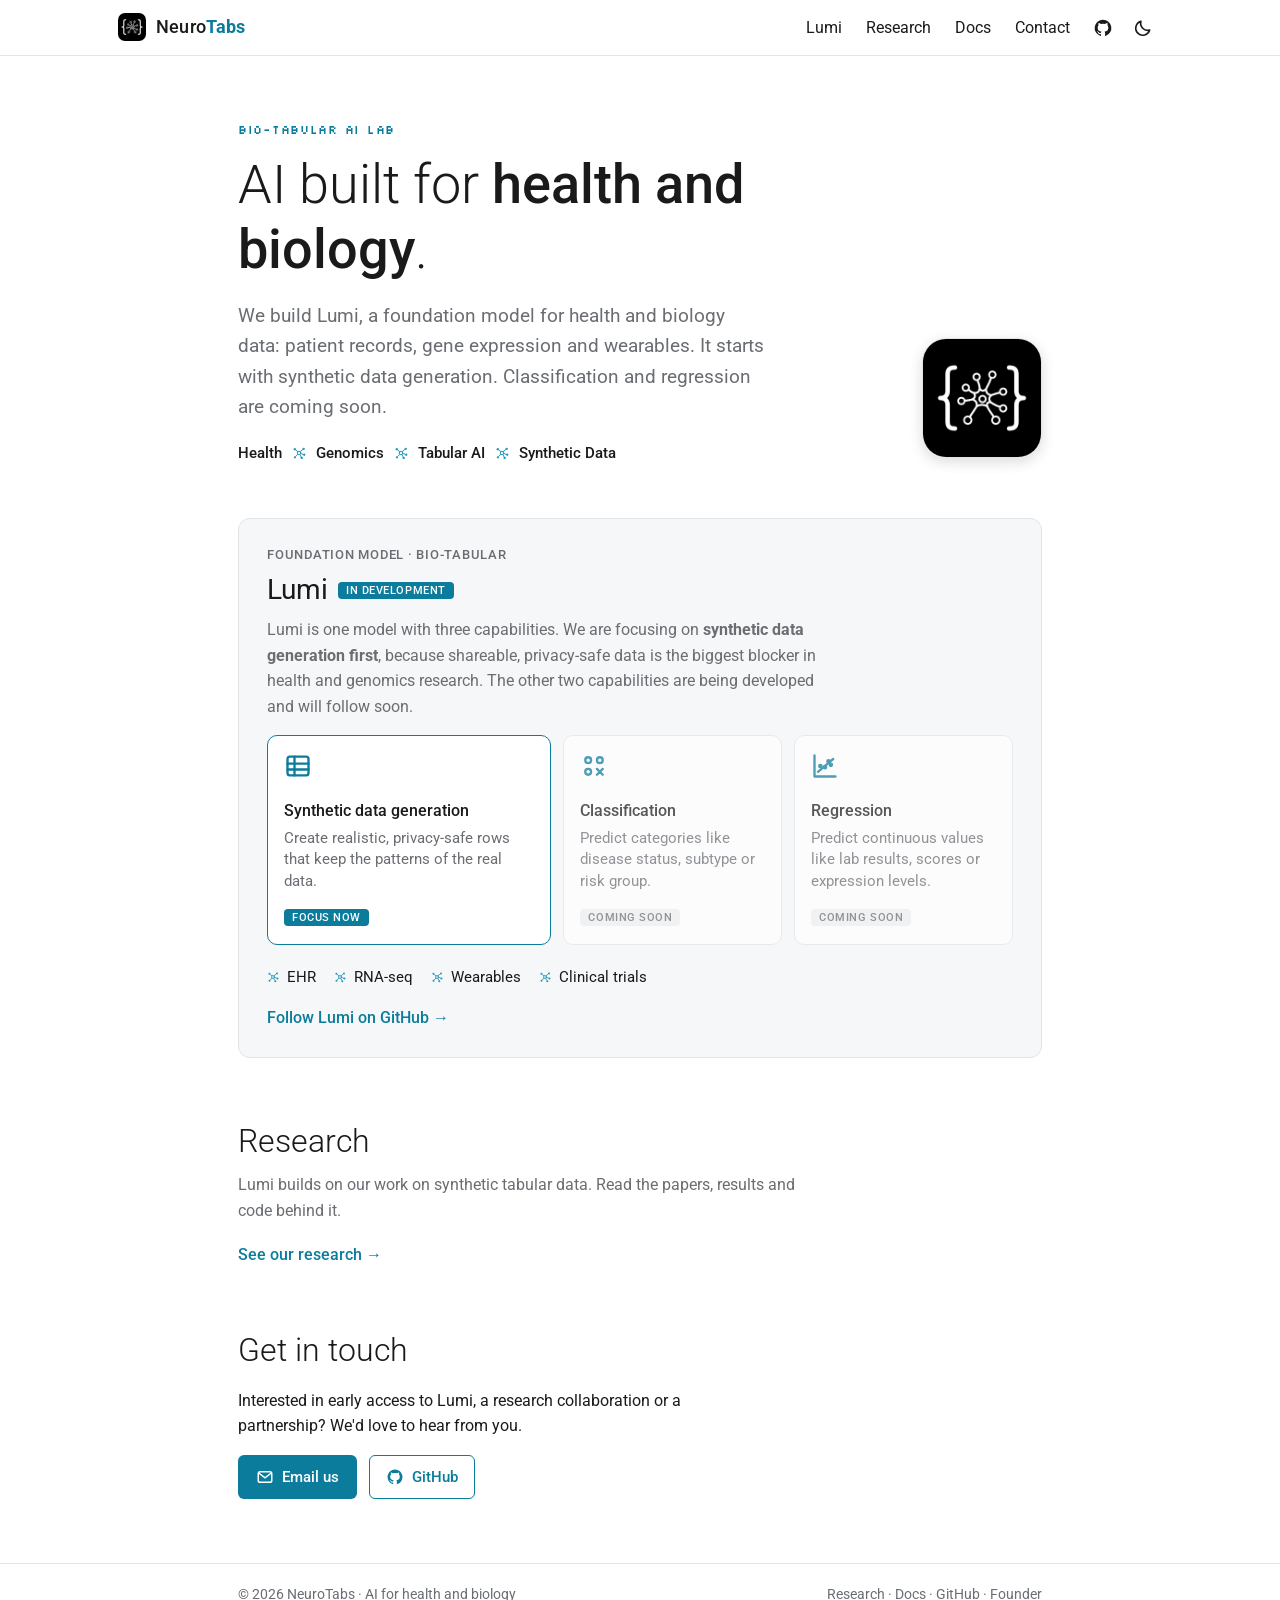
<file: index.html>
<!DOCTYPE html>
<html lang="en" data-theme="dark">
<head>
<meta charset="UTF-8">
<meta name="viewport" content="width=device-width, initial-scale=1, viewport-fit=cover">
<title>NeuroTabs · Bio-Tabular AI</title>
<meta name="description" content="NeuroTabs builds Lumi, a bio-tabular foundation model. Synthetic data generation comes first; classification and regression are coming soon.">
<meta name="color-scheme" content="dark light">
<link rel="icon" type="image/png" href="image/logo.png">
<script>
  (function(){
    var t = null;
    try{ t = localStorage.getItem('theme'); }catch(e){}
    if(t !== 'light' && t !== 'dark') t = (window.matchMedia && window.matchMedia('(prefers-color-scheme: light)').matches) ? 'light' : 'dark';
    document.documentElement.setAttribute('data-theme', t);
  })();
</script>
<link rel="preconnect" href="https://fonts.googleapis.com">
<link rel="preconnect" href="https://fonts.gstatic.com" crossorigin>
<link href="https://fonts.googleapis.com/css2?family=Roboto:wght@300;400;500;700&family=Silkscreen&display=swap" rel="stylesheet">
<link rel="stylesheet" href="style.css">
</head>
<body>

<svg width="0" height="0" style="position:absolute" aria-hidden="true">
  <defs>
    <symbol id="i-mail" viewBox="0 0 24 24"><rect x="3" y="5" width="18" height="14" rx="2.5" fill="none" stroke="currentColor" stroke-width="2"/><path fill="none" stroke="currentColor" stroke-width="2" stroke-linecap="round" d="M4 7l8 6 8-6"/></symbol>
    <symbol id="i-github" viewBox="0 0 24 24"><path fill="currentColor" d="M12 2a10 10 0 0 0-3.16 19.49c.5.09.68-.22.68-.48v-1.7c-2.78.6-3.37-1.34-3.37-1.34-.45-1.16-1.11-1.47-1.11-1.47-.91-.62.07-.6.07-.6 1 .07 1.53 1.03 1.53 1.03.9 1.52 2.34 1.08 2.91.83.09-.65.35-1.09.63-1.34-2.22-.25-4.56-1.11-4.56-4.95 0-1.09.39-1.99 1.03-2.69-.1-.25-.45-1.27.1-2.65 0 0 .84-.27 2.75 1.03a9.5 9.5 0 0 1 5 0c1.91-1.3 2.75-1.03 2.75-1.03.55 1.38.2 2.4.1 2.65.64.7 1.03 1.6 1.03 2.69 0 3.85-2.34 4.7-4.57 4.94.36.31.68.92.68 1.85v2.75c0 .27.18.58.69.48A10 10 0 0 0 12 2z"/></symbol>
    <symbol id="i-sun" viewBox="0 0 24 24"><g fill="none" stroke="currentColor" stroke-width="2" stroke-linecap="round"><circle cx="12" cy="12" r="4"/><path d="M12 2v2.5M12 19.5V22M2 12h2.5M19.5 12H22M4.9 4.9l1.8 1.8M17.3 17.3l1.8 1.8M4.9 19.1l1.8-1.8M17.3 6.7l1.8-1.8"/></g></symbol>
    <symbol id="i-moon" viewBox="0 0 24 24"><path fill="none" stroke="currentColor" stroke-width="2" stroke-linecap="round" stroke-linejoin="round" d="M20 14.5A8.5 8.5 0 0 1 9.5 4 8.5 8.5 0 1 0 20 14.5z"/></symbol>
    <symbol id="i-synth" viewBox="0 0 24 24"><g fill="none" stroke="currentColor" stroke-width="2" stroke-linecap="round" stroke-linejoin="round"><rect x="3" y="4" width="18" height="16" rx="2"/><path d="M3 10h18M3 15h18M9 4v16"/></g></symbol>
    <symbol id="i-class" viewBox="0 0 24 24"><g fill="none" stroke="currentColor" stroke-width="2" stroke-linecap="round" stroke-linejoin="round"><circle cx="7" cy="7" r="2.5"/><circle cx="17" cy="7" r="2.5"/><circle cx="7" cy="17" r="2.5"/><path d="M14.5 14.5l5 5M19.5 14.5l-5 5"/></g></symbol>
    <symbol id="i-reg" viewBox="0 0 24 24"><g fill="none" stroke="currentColor" stroke-width="2" stroke-linecap="round" stroke-linejoin="round"><path d="M3 3v18h18"/><path d="M6 17L19 6"/><circle cx="8" cy="12" r="1" fill="currentColor"/><circle cx="12" cy="13" r="1" fill="currentColor"/><circle cx="15" cy="8" r="1" fill="currentColor"/><circle cx="17" cy="11" r="1" fill="currentColor"/></g></symbol>
  </defs>
</svg>

<header class="navbar">
  <div class="container">
    <a class="brand" href="/"><img src="image/logo.png" alt="NeuroTabs logo" width="28" height="28"><span>Neuro<b>Tabs</b></span></a>
    <nav class="nav-right" aria-label="Main">
      <ul class="nav-links">
        <li><a href="#lumi">Lumi</a></li>
        <li><a href="/research">Research</a></li>
        <li><a href="/docs">Docs</a></li>
        <li><a href="#contact">Contact</a></li>
      </ul>
      <a class="icon-btn" href="https://github.com/neurotabs" target="_blank" rel="noopener" aria-label="GitHub" title="GitHub"><svg><use href="#i-github"/></svg></a>
      <button class="icon-btn theme-toggle" id="themeToggle" aria-label="Switch light / dark mode" title="Switch light / dark mode"><svg class="sun"><use href="#i-sun"/></svg><svg class="moon"><use href="#i-moon"/></svg></button>
    </nav>
  </div>
</header>

<main class="container">

  <section class="hero">
    <div>
      <div class="eyebrow">Bio-Tabular AI lab</div>
      <h1>AI built for <b>health and biology</b>.</h1>
      <p class="lead">We build Lumi, a foundation model for health and biology data: patient records, gene expression and wearables. It starts with synthetic data generation. Classification and regression are coming soon.</p>
      <div class="tags"><span>Health</span><span>Genomics</span><span>Tabular AI</span><span>Synthetic Data</span></div>
    </div>
    <img class="hero-logo" src="image/logo.png" alt="" width="120" height="120">
  </section>

  <section id="lumi" style="margin-top:56px">
    <div class="card">
      <div class="card-tag">Foundation model · Bio-tabular</div>
      <h3>Lumi <span class="status up">In development</span></h3>
      <p>Lumi is one model with three capabilities. We are focusing on <b>synthetic data generation first</b>, because shareable, privacy-safe data is the biggest blocker in health and genomics research. The other two capabilities are being developed and will follow soon.</p>
      <div class="caps">
        <div class="cap first"><svg class="cap-ico"><use href="#i-synth"/></svg><b>Synthetic data generation</b><span class="d">Create realistic, privacy-safe rows that keep the patterns of the real data.</span><span class="status up">Focus now</span></div>
        <div class="cap soon"><svg class="cap-ico"><use href="#i-class"/></svg><b>Classification</b><span class="d">Predict categories like disease status, subtype or risk group.</span><span class="status">Coming soon</span></div>
        <div class="cap soon"><svg class="cap-ico"><use href="#i-reg"/></svg><b>Regression</b><span class="d">Predict continuous values like lab results, scores or expression levels.</span><span class="status">Coming soon</span></div>
      </div>
      <ul class="flakes"><li>EHR</li><li>RNA-seq</li><li>Wearables</li><li>Clinical trials</li></ul>
      <a class="cta" href="https://github.com/neurotabs/lumi" target="_blank" rel="noopener">Follow Lumi on GitHub →</a>
    </div>
  </section>

  <section id="research">
    <h2 class="sec">Research</h2>
    <p class="intro">Lumi builds on our work on synthetic tabular data. Read the papers, results and code behind it.</p>
    <a class="cta" href="/research">See our research →</a>
  </section>

  <section id="contact">
    <h2 class="sec">Get in touch</h2>
    <div class="contact">
      <div>
        <p>Interested in early access to Lumi, a research collaboration or a partnership? We'd love to hear from you.</p>
        <a class="email-btn" href="mailto:inyoman.m@chula.ac.th"><svg><use href="#i-mail"/></svg>Email us</a>
        <a class="ghost-btn" href="https://github.com/neurotabs" target="_blank" rel="noopener"><svg><use href="#i-github"/></svg>GitHub</a>
      </div>
    </div>
  </section>

</main>

<footer>
  <div class="container">
    <span>© <span id="year"></span> NeuroTabs · AI for health and biology</span>
    <span><a href="/research">Research</a> · <a href="/docs">Docs</a> · <a href="https://github.com/neurotabs" target="_blank" rel="noopener">GitHub</a> · <a href="https://mahayasa.github.io/" target="_blank" rel="noopener">Founder</a></span>
  </div>
</footer>

<button class="to-top" id="toTop" aria-label="Back to top"><svg viewBox="0 0 24 24" aria-hidden="true"><path d="M12 19V5M5 12l7-7 7 7" fill="none" stroke="currentColor" stroke-width="2" stroke-linecap="round" stroke-linejoin="round"/></svg></button>

<script src="site.js"></script>
</body>
</html>
</file>
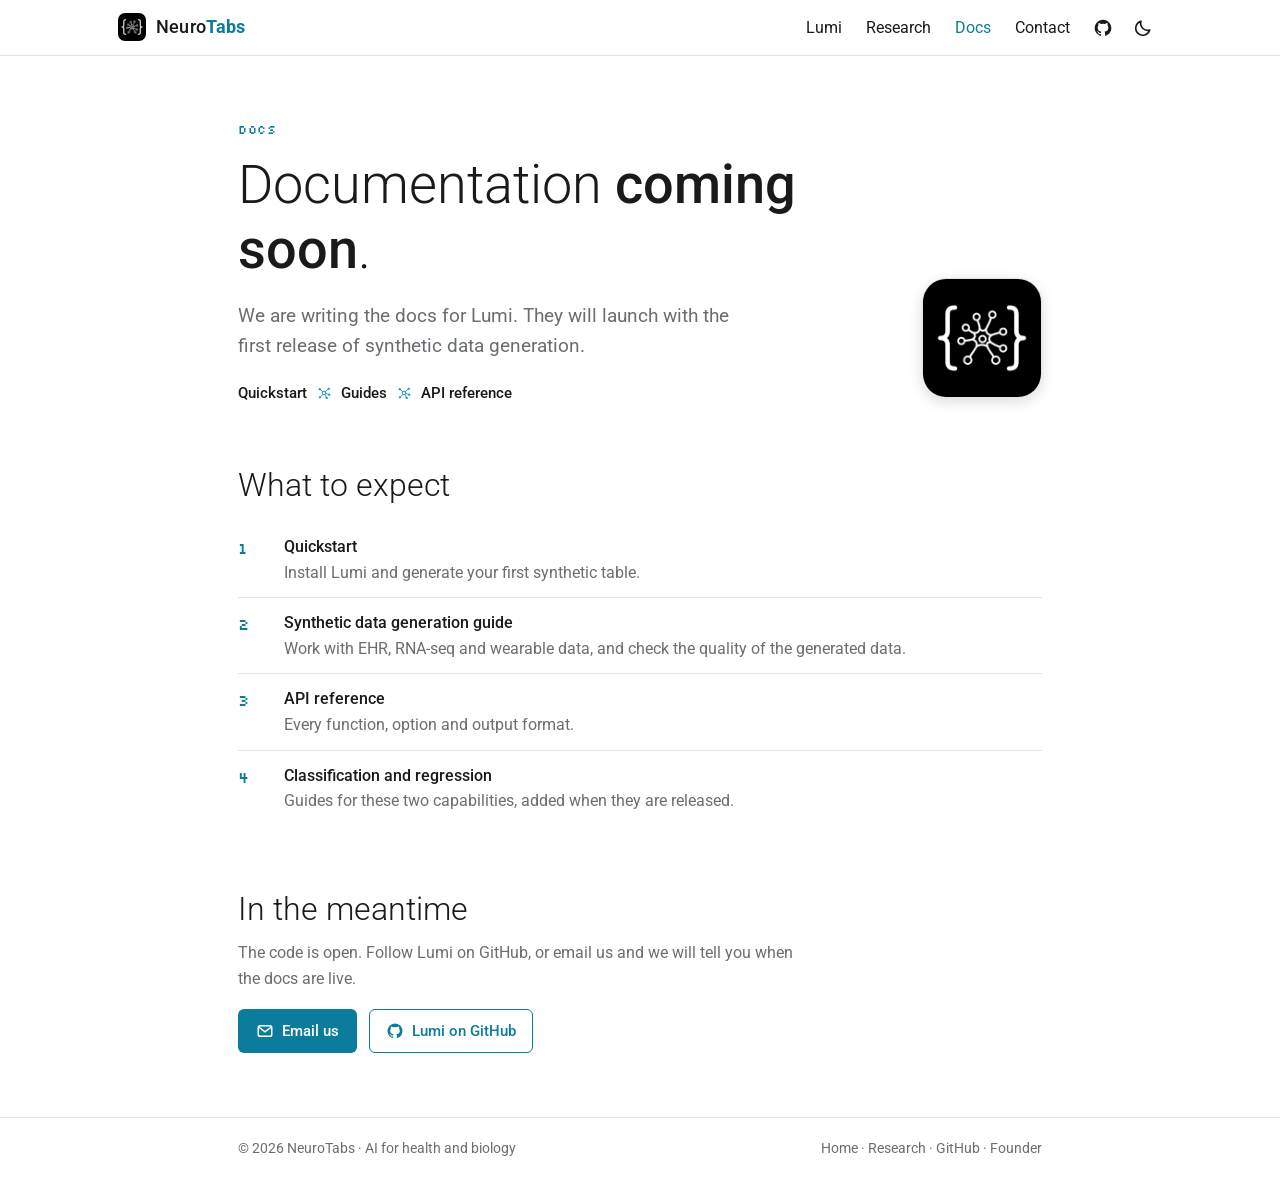
<file: docs.html>
<!DOCTYPE html>
<html lang="en" data-theme="dark">
<head>
<meta charset="UTF-8">
<meta name="viewport" content="width=device-width, initial-scale=1, viewport-fit=cover">
<title>Docs · NeuroTabs</title>
<meta name="description" content="NeuroTabs documentation for Lumi is coming soon.">
<meta name="color-scheme" content="dark light">
<link rel="icon" type="image/png" href="image/logo.png">
<script>
  (function(){
    var t = null;
    try{ t = localStorage.getItem('theme'); }catch(e){}
    if(t !== 'light' && t !== 'dark') t = (window.matchMedia && window.matchMedia('(prefers-color-scheme: light)').matches) ? 'light' : 'dark';
    document.documentElement.setAttribute('data-theme', t);
  })();
</script>
<link rel="preconnect" href="https://fonts.googleapis.com">
<link rel="preconnect" href="https://fonts.gstatic.com" crossorigin>
<link href="https://fonts.googleapis.com/css2?family=Roboto:wght@300;400;500;700&family=Silkscreen&display=swap" rel="stylesheet">
<link rel="stylesheet" href="style.css">
</head>
<body>

<svg width="0" height="0" style="position:absolute" aria-hidden="true">
  <defs>
    <symbol id="i-mail" viewBox="0 0 24 24"><rect x="3" y="5" width="18" height="14" rx="2.5" fill="none" stroke="currentColor" stroke-width="2"/><path fill="none" stroke="currentColor" stroke-width="2" stroke-linecap="round" d="M4 7l8 6 8-6"/></symbol>
    <symbol id="i-github" viewBox="0 0 24 24"><path fill="currentColor" d="M12 2a10 10 0 0 0-3.16 19.49c.5.09.68-.22.68-.48v-1.7c-2.78.6-3.37-1.34-3.37-1.34-.45-1.16-1.11-1.47-1.11-1.47-.91-.62.07-.6.07-.6 1 .07 1.53 1.03 1.53 1.03.9 1.52 2.34 1.08 2.91.83.09-.65.35-1.09.63-1.34-2.22-.25-4.56-1.11-4.56-4.95 0-1.09.39-1.99 1.03-2.69-.1-.25-.45-1.27.1-2.65 0 0 .84-.27 2.75 1.03a9.5 9.5 0 0 1 5 0c1.91-1.3 2.75-1.03 2.75-1.03.55 1.38.2 2.4.1 2.65.64.7 1.03 1.6 1.03 2.69 0 3.85-2.34 4.7-4.57 4.94.36.31.68.92.68 1.85v2.75c0 .27.18.58.69.48A10 10 0 0 0 12 2z"/></symbol>
    <symbol id="i-sun" viewBox="0 0 24 24"><g fill="none" stroke="currentColor" stroke-width="2" stroke-linecap="round"><circle cx="12" cy="12" r="4"/><path d="M12 2v2.5M12 19.5V22M2 12h2.5M19.5 12H22M4.9 4.9l1.8 1.8M17.3 17.3l1.8 1.8M4.9 19.1l1.8-1.8M17.3 6.7l1.8-1.8"/></g></symbol>
    <symbol id="i-moon" viewBox="0 0 24 24"><path fill="none" stroke="currentColor" stroke-width="2" stroke-linecap="round" stroke-linejoin="round" d="M20 14.5A8.5 8.5 0 0 1 9.5 4 8.5 8.5 0 1 0 20 14.5z"/></symbol>
  </defs>
</svg>

<header class="navbar">
  <div class="container">
    <a class="brand" href="/"><img src="image/logo.png" alt="NeuroTabs logo" width="28" height="28"><span>Neuro<b>Tabs</b></span></a>
    <nav class="nav-right" aria-label="Main">
      <ul class="nav-links">
        <li><a href="/#lumi">Lumi</a></li>
        <li><a href="/research">Research</a></li>
        <li><a href="/docs" class="active" aria-current="page">Docs</a></li>
        <li><a href="/#contact">Contact</a></li>
      </ul>
      <a class="icon-btn" href="https://github.com/neurotabs" target="_blank" rel="noopener" aria-label="GitHub" title="GitHub"><svg><use href="#i-github"/></svg></a>
      <button class="icon-btn theme-toggle" id="themeToggle" aria-label="Switch light / dark mode" title="Switch light / dark mode"><svg class="sun"><use href="#i-sun"/></svg><svg class="moon"><use href="#i-moon"/></svg></button>
    </nav>
  </div>
</header>

<main class="container">

  <section class="hero page-head">
    <div>
      <div class="eyebrow">Docs</div>
      <h1>Documentation <b>coming soon</b>.</h1>
      <p class="lead">We are writing the docs for Lumi. They will launch with the first release of synthetic data generation.</p>
      <div class="tags"><span>Quickstart</span><span>Guides</span><span>API reference</span></div>
    </div>
    <img class="hero-logo" src="image/logo.png" alt="" width="120" height="120">
  </section>

  <section id="planned">
    <h2 class="sec">What to expect</h2>
    <ol class="path">
      <li><div><b>Quickstart</b><span>Install Lumi and generate your first synthetic table.</span></div></li>
      <li><div><b>Synthetic data generation guide</b><span>Work with EHR, RNA-seq and wearable data, and check the quality of the generated data.</span></div></li>
      <li><div><b>API reference</b><span>Every function, option and output format.</span></div></li>
      <li><div><b>Classification and regression</b><span>Guides for these two capabilities, added when they are released.</span></div></li>
    </ol>
  </section>

  <section id="meanwhile">
    <h2 class="sec">In the meantime</h2>
    <p class="intro">The code is open. Follow Lumi on GitHub, or email us and we will tell you when the docs are live.</p>
    <a class="email-btn" href="mailto:inyoman.m@chula.ac.th"><svg><use href="#i-mail"/></svg>Email us</a>
    <a class="ghost-btn" href="https://github.com/neurotabs/lumi" target="_blank" rel="noopener"><svg><use href="#i-github"/></svg>Lumi on GitHub</a>
  </section>

</main>

<footer>
  <div class="container">
    <span>© <span id="year"></span> NeuroTabs · AI for health and biology</span>
    <span><a href="/">Home</a> · <a href="/research">Research</a> · <a href="https://github.com/neurotabs" target="_blank" rel="noopener">GitHub</a> · <a href="https://mahayasa.github.io/" target="_blank" rel="noopener">Founder</a></span>
  </div>
</footer>

<button class="to-top" id="toTop" aria-label="Back to top"><svg viewBox="0 0 24 24" aria-hidden="true"><path d="M12 19V5M5 12l7-7 7 7" fill="none" stroke="currentColor" stroke-width="2" stroke-linecap="round" stroke-linejoin="round"/></svg></button>

<script src="site.js"></script>
</body>
</html>
</file>
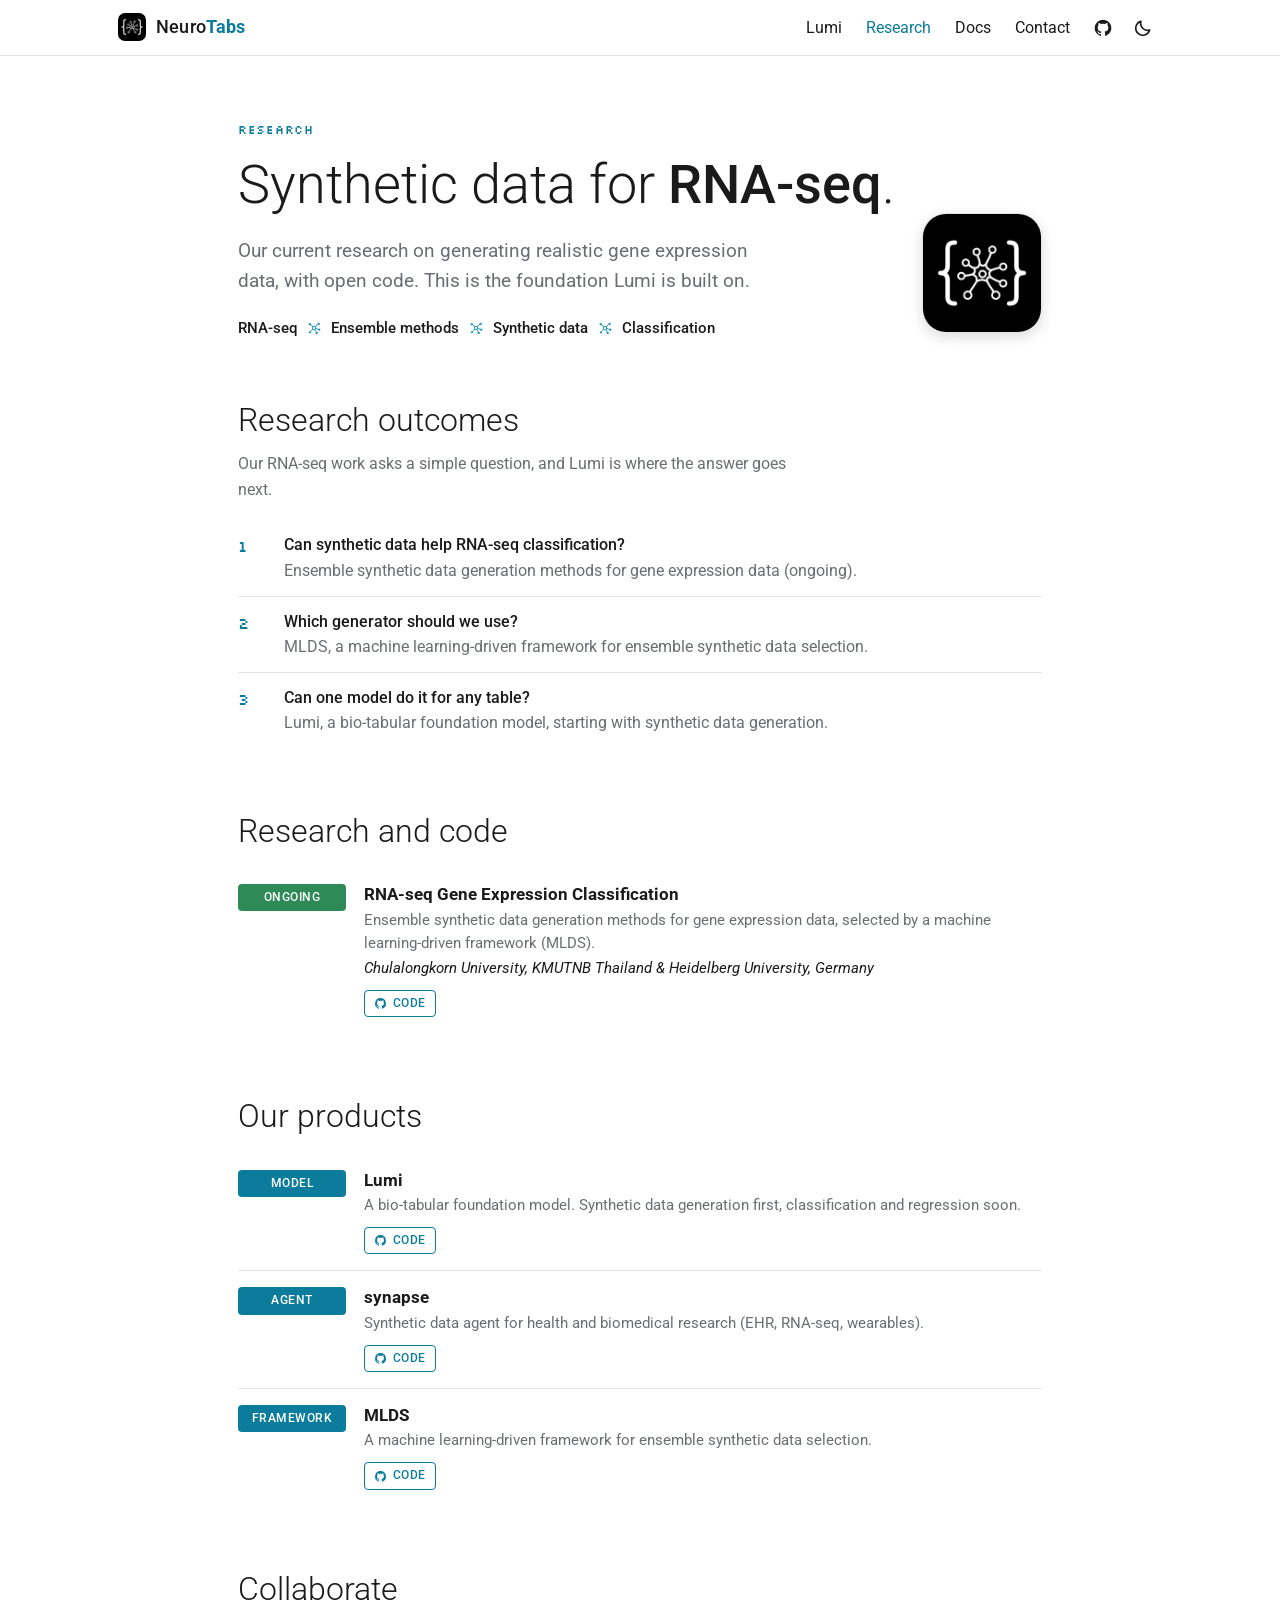
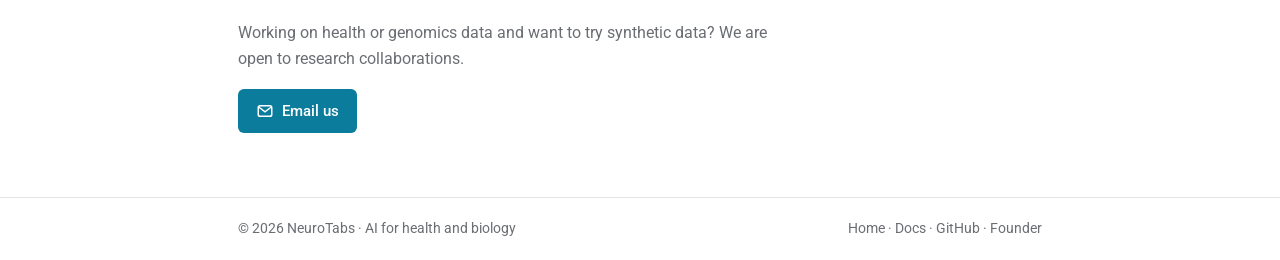
<file: research.html>
<!DOCTYPE html>
<html lang="en" data-theme="dark">
<head>
<meta charset="UTF-8">
<meta name="viewport" content="width=device-width, initial-scale=1, viewport-fit=cover">
<title>Research · NeuroTabs</title>
<meta name="description" content="NeuroTabs research: papers, results and code on synthetic tabular data generation for health and biology.">
<meta name="color-scheme" content="dark light">
<link rel="icon" type="image/png" href="image/logo.png">
<script>
  (function(){
    var t = null;
    try{ t = localStorage.getItem('theme'); }catch(e){}
    if(t !== 'light' && t !== 'dark') t = (window.matchMedia && window.matchMedia('(prefers-color-scheme: light)').matches) ? 'light' : 'dark';
    document.documentElement.setAttribute('data-theme', t);
  })();
</script>
<link rel="preconnect" href="https://fonts.googleapis.com">
<link rel="preconnect" href="https://fonts.gstatic.com" crossorigin>
<link href="https://fonts.googleapis.com/css2?family=Roboto:wght@300;400;500;700&family=Silkscreen&display=swap" rel="stylesheet">
<link rel="stylesheet" href="style.css">
</head>
<body>

<svg width="0" height="0" style="position:absolute" aria-hidden="true">
  <defs>
    <symbol id="i-mail" viewBox="0 0 24 24"><rect x="3" y="5" width="18" height="14" rx="2.5" fill="none" stroke="currentColor" stroke-width="2"/><path fill="none" stroke="currentColor" stroke-width="2" stroke-linecap="round" d="M4 7l8 6 8-6"/></symbol>
    <symbol id="i-github" viewBox="0 0 24 24"><path fill="currentColor" d="M12 2a10 10 0 0 0-3.16 19.49c.5.09.68-.22.68-.48v-1.7c-2.78.6-3.37-1.34-3.37-1.34-.45-1.16-1.11-1.47-1.11-1.47-.91-.62.07-.6.07-.6 1 .07 1.53 1.03 1.53 1.03.9 1.52 2.34 1.08 2.91.83.09-.65.35-1.09.63-1.34-2.22-.25-4.56-1.11-4.56-4.95 0-1.09.39-1.99 1.03-2.69-.1-.25-.45-1.27.1-2.65 0 0 .84-.27 2.75 1.03a9.5 9.5 0 0 1 5 0c1.91-1.3 2.75-1.03 2.75-1.03.55 1.38.2 2.4.1 2.65.64.7 1.03 1.6 1.03 2.69 0 3.85-2.34 4.7-4.57 4.94.36.31.68.92.68 1.85v2.75c0 .27.18.58.69.48A10 10 0 0 0 12 2z"/></symbol>
    <symbol id="i-paper" viewBox="0 0 24 24"><g fill="none" stroke="currentColor" stroke-width="2" stroke-linecap="round" stroke-linejoin="round"><path d="M14 3H7a2 2 0 0 0-2 2v14a2 2 0 0 0 2 2h10a2 2 0 0 0 2-2V8z"/><path d="M14 3v5h5M9 13h6M9 17h6"/></g></symbol>
    <symbol id="i-sun" viewBox="0 0 24 24"><g fill="none" stroke="currentColor" stroke-width="2" stroke-linecap="round"><circle cx="12" cy="12" r="4"/><path d="M12 2v2.5M12 19.5V22M2 12h2.5M19.5 12H22M4.9 4.9l1.8 1.8M17.3 17.3l1.8 1.8M4.9 19.1l1.8-1.8M17.3 6.7l1.8-1.8"/></g></symbol>
    <symbol id="i-moon" viewBox="0 0 24 24"><path fill="none" stroke="currentColor" stroke-width="2" stroke-linecap="round" stroke-linejoin="round" d="M20 14.5A8.5 8.5 0 0 1 9.5 4 8.5 8.5 0 1 0 20 14.5z"/></symbol>
  </defs>
</svg>

<header class="navbar">
  <div class="container">
    <a class="brand" href="/"><img src="image/logo.png" alt="NeuroTabs logo" width="28" height="28"><span>Neuro<b>Tabs</b></span></a>
    <nav class="nav-right" aria-label="Main">
      <ul class="nav-links">
        <li><a href="/#lumi">Lumi</a></li>
        <li><a href="/research" class="active" aria-current="page">Research</a></li>
        <li><a href="/docs">Docs</a></li>
        <li><a href="/#contact">Contact</a></li>
      </ul>
      <a class="icon-btn" href="https://github.com/neurotabs" target="_blank" rel="noopener" aria-label="GitHub" title="GitHub"><svg><use href="#i-github"/></svg></a>
      <button class="icon-btn theme-toggle" id="themeToggle" aria-label="Switch light / dark mode" title="Switch light / dark mode"><svg class="sun"><use href="#i-sun"/></svg><svg class="moon"><use href="#i-moon"/></svg></button>
    </nav>
  </div>
</header>

<main class="container">

  <section class="hero page-head">
    <div>
      <div class="eyebrow">Research</div>
      <h1>Synthetic data for <b>RNA-seq</b>.</h1>
      <p class="lead">Our current research on generating realistic gene expression data, with open code. This is the foundation Lumi is built on.</p>
      <div class="tags"><span>RNA-seq</span><span>Ensemble methods</span><span>Synthetic data</span><span>Classification</span></div>
    </div>
    <img class="hero-logo" src="image/logo.png" alt="" width="120" height="120">
  </section>

  <section id="outcomes">
    <h2 class="sec">Research outcomes</h2>
    <p class="intro">Our RNA-seq work asks a simple question, and Lumi is where the answer goes next.</p>
    <ol class="path">
      <li><div><b>Can synthetic data help RNA-seq classification?</b><span>Ensemble synthetic data generation methods for gene expression data (ongoing).</span></div></li>
      <li><div><b>Which generator should we use?</b><span>MLDS, a machine learning-driven framework for ensemble synthetic data selection.</span></div></li>
      <li><div><b>Can one model do it for any table?</b><span>Lumi, a bio-tabular foundation model, starting with synthetic data generation.</span></div></li>
    </ol>
  </section>

  <section id="papers">
    <h2 class="sec">Research and code</h2>
    <ul class="pubs">
      <li class="pub">
        <span class="abbr ongoing">Ongoing</span>
        <div>
          <div class="pub-title">RNA-seq Gene Expression Classification</div>
          <div class="pub-meta">Ensemble synthetic data generation methods for gene expression data, selected by a machine learning-driven framework (MLDS).</div>
          <div class="pub-meta"><i>Chulalongkorn University, KMUTNB Thailand &amp; Heidelberg University, Germany</i></div>
          <div class="btns"><a class="btn" href="https://github.com/neurotabs/MLDS" target="_blank" rel="noopener"><svg><use href="#i-github"/></svg>Code</a></div>
        </div>
      </li>
    </ul>
  </section>

  <section id="software">
    <h2 class="sec">Our products</h2>
    <ul class="pubs">
      <li class="pub">
        <span class="abbr software">Model</span>
        <div>
          <div class="pub-title">Lumi</div>
          <div class="pub-meta">A bio-tabular foundation model. Synthetic data generation first, classification and regression soon.</div>
          <div class="btns"><a class="btn" href="https://github.com/neurotabs/lumi" target="_blank" rel="noopener"><svg><use href="#i-github"/></svg>Code</a></div>
        </div>
      </li>
      <li class="pub">
        <span class="abbr software">Agent</span>
        <div>
          <div class="pub-title">synapse</div>
          <div class="pub-meta">Synthetic data agent for health and biomedical research (EHR, RNA-seq, wearables).</div>
          <div class="btns"><a class="btn" href="https://github.com/neurotabs/synapse" target="_blank" rel="noopener"><svg><use href="#i-github"/></svg>Code</a></div>
        </div>
      </li>
      <li class="pub">
        <span class="abbr software">Framework</span>
        <div>
          <div class="pub-title">MLDS</div>
          <div class="pub-meta">A machine learning-driven framework for ensemble synthetic data selection.</div>
          <div class="btns"><a class="btn" href="https://github.com/neurotabs/MLDS" target="_blank" rel="noopener"><svg><use href="#i-github"/></svg>Code</a></div>
        </div>
      </li>
    </ul>
  </section>

  <section id="collaborate">
    <h2 class="sec">Collaborate</h2>
    <p class="intro">Working on health or genomics data and want to try synthetic data? We are open to research collaborations.</p>
    <a class="email-btn" href="mailto:inyoman.m@chula.ac.th"><svg><use href="#i-mail"/></svg>Email us</a>
  </section>

</main>

<footer>
  <div class="container">
    <span>© <span id="year"></span> NeuroTabs · AI for health and biology</span>
    <span><a href="/">Home</a> · <a href="/docs">Docs</a> · <a href="https://github.com/neurotabs" target="_blank" rel="noopener">GitHub</a> · <a href="https://mahayasa.github.io/" target="_blank" rel="noopener">Founder</a></span>
  </div>
</footer>

<button class="to-top" id="toTop" aria-label="Back to top"><svg viewBox="0 0 24 24" aria-hidden="true"><path d="M12 19V5M5 12l7-7 7 7" fill="none" stroke="currentColor" stroke-width="2" stroke-linecap="round" stroke-linejoin="round"/></svg></button>

<script src="site.js"></script>
</body>
</html>
</file>
<file: style.css>
:root{
  --font: 'Roboto', -apple-system, BlinkMacSystemFont, 'Segoe UI', sans-serif;
  --pixel: 'Silkscreen', monospace;
  --max: 860px;
  --nav-h: 56px;
  --gutter: clamp(16px, 4vw, 28px);
  --flake-mask: url("data:image/svg+xml,%3Csvg xmlns='http://www.w3.org/2000/svg' viewBox='0 0 24 24'%3E%3Cg fill='none' stroke='black' stroke-width='1.7' stroke-linecap='round'%3E%3Ccircle cx='12' cy='12' r='3'/%3E%3Cpath d='M10 9.8L6 6.5M14 9.6L18.5 6M15 12.8l4.5 1.7M13.5 14.6l2.2 4.2M9.8 14.4L6.5 17.8'/%3E%3C/g%3E%3Cg fill='black'%3E%3Ccircle cx='4.8' cy='5.4' r='2'/%3E%3Ccircle cx='20' cy='4.8' r='2'/%3E%3Ccircle cx='21' cy='15' r='2'/%3E%3Ccircle cx='16.6' cy='20.4' r='2'/%3E%3Ccircle cx='5' cy='19.4' r='2'/%3E%3C/g%3E%3C/svg%3E") center / contain no-repeat;
}
html[data-theme="dark"]{
  --bg: #1C1C1D; --card: #232325; --text: #E8E8E8; --soft: #A9A9AD; --line: #3A3A3D;
  --link: #2698BA; --link-hover: #4FB9D9; --flake: #FFFFFF; --badge: #2E2E31;
  --shadow: 0 4px 14px rgba(0,0,0,.45);
}
html[data-theme="light"]{
  --bg: #FFFFFF; --card: #F6F7F8; --text: #1A1A1B; --soft: #6A6D72; --line: #E2E4E7;
  --link: #0B7C9C; --link-hover: #075A72; --flake: #2698BA; --badge: #EDEFF1;
  --shadow: 0 4px 14px rgba(0,0,0,.14);
}

*, *::before, *::after{ box-sizing: border-box; }
html{ scroll-behavior: smooth; scroll-padding-top: calc(var(--nav-h) + 12px); -webkit-text-size-adjust: 100%; }
body{
  margin: 0; background: var(--bg); color: var(--text);
  font-family: var(--font); font-size: 16px; line-height: 1.6;
  -webkit-font-smoothing: antialiased; overflow-x: hidden;
  transition: background .25s ease, color .25s ease;
}
a{ color: var(--link); text-decoration: none; }
a:hover{ color: var(--link-hover); text-decoration: underline; }
a:focus-visible, button:focus-visible{ outline: 2px solid var(--link); outline-offset: 3px; border-radius: 4px; }
h1, h2, h3{ font-weight: 300; line-height: 1.2; margin: 0; }
.container{ max-width: var(--max); margin: 0 auto; padding: 0 var(--gutter); }


/* Navbar */
.navbar{
  position: fixed; top: 0; left: 0; right: 0; z-index: 50; height: var(--nav-h);
  background: var(--bg); border-bottom: 1px solid var(--line);
  transition: background .25s ease, border-color .25s ease;
}
.navbar .container{ height: 100%; display: flex; align-items: center; justify-content: space-between; gap: 12px; max-width: 1100px; }
.brand{ display: flex; align-items: center; gap: 10px; color: var(--text); font-weight: 500; font-size: 18px; letter-spacing: .01em; }
.brand:hover{ color: var(--text); text-decoration: none; }
.brand img{ width: 28px; height: 28px; border-radius: 7px; }
.brand b{ font-weight: 700; color: var(--link); }
.nav-right{ display: flex; align-items: center; gap: 2px; }
.nav-links{ list-style: none; display: flex; align-items: center; margin: 0; padding: 0; }
.nav-links a{ display: block; padding: 8px 12px; color: var(--text); }
.nav-links a:hover, .nav-links a.active{ color: var(--link); text-decoration: none; }
.icon-btn{ width: 38px; height: 38px; display: grid; place-items: center; background: none; border: 0; cursor: pointer; color: var(--text); border-radius: 6px; }
.icon-btn:hover{ color: var(--link); text-decoration: none; }
.icon-btn svg{ width: 20px; height: 20px; }
.theme-toggle .moon{ display: none; }
html[data-theme="light"] .theme-toggle .sun{ display: none; }
html[data-theme="light"] .theme-toggle .moon{ display: block; }
@media (max-width: 560px){ .nav-links a{ padding: 8px 8px; } }
@media (max-width: 380px){ .brand span{ display: none; } }

/* Hero */
main.container{ padding-top: calc(var(--nav-h) + 64px); }
.hero{ display: grid; grid-template-columns: 1fr auto; gap: 24px; align-items: end; }
.eyebrow{ font-family: var(--pixel); font-size: 12px; letter-spacing: .06em; color: var(--link); margin-bottom: 14px; text-transform: uppercase; }
.hero h1, .page-head h1{ font-size: clamp(34px, 7vw, 54px); margin-bottom: 18px; }
.hero h1 b, .page-head h1 b{ font-weight: 500; }
.lead{ font-size: clamp(17px, 2.4vw, 19px); color: var(--soft); max-width: 48ch; margin: 0 0 22px; }
.tags{ display: flex; flex-wrap: wrap; align-items: center; gap: 6px 10px; }
.tags span{ font-weight: 500; font-size: 15px; line-height: 1.2; }
.tags span + span::before{
  content: ""; display: inline-block; vertical-align: -2px; width: 14px; height: 14px; margin-right: 10px;
  background-color: var(--flake); -webkit-mask: var(--flake-mask); mask: var(--flake-mask);
}
.hero-logo{ width: 120px; height: 120px; border-radius: 24px; box-shadow: var(--shadow); border: 1px solid var(--line); margin-bottom: 4px; }
@media (max-width: 600px){
  .hero{ grid-template-columns: 1fr; }
  .hero-logo{ order: -1; width: 84px; height: 84px; border-radius: 18px; margin: 4px 0 8px; }
}

/* Sections + cards */
h2.sec{ font-size: clamp(26px, 4vw, 32px); margin: 64px 0 18px; }
.intro{ color: var(--soft); max-width: 62ch; margin: -6px 0 18px; }
.card{
  display: block; background: var(--card); border: 1px solid var(--line); border-radius: 12px;
  padding: 26px 28px; color: var(--text); margin-bottom: 18px;
}
.card-tag{ font-size: 12.5px; font-weight: 500; letter-spacing: .06em; text-transform: uppercase; color: var(--soft); margin-bottom: 8px; }
.card h3{ font-size: 28px; font-weight: 400; margin-bottom: 10px; display: flex; align-items: center; gap: 10px; flex-wrap: wrap; }
.card p{ margin: 0 0 16px; color: var(--soft); max-width: 62ch; }
.status{ font-size: 11px; font-weight: 500; letter-spacing: .05em; text-transform: uppercase; padding: 2px 8px; border-radius: 4px; background: var(--badge); color: var(--soft); white-space: nowrap; }
.status.up{ background: var(--link); color: var(--bg); }

.caps{ display: grid; grid-template-columns: 1.3fr 1fr 1fr; gap: 12px; margin: 6px 0 20px; }
.cap{ border: 1px solid var(--line); border-radius: 10px; padding: 16px; background: var(--bg); }
.cap.first{ border-color: var(--link); }
.cap.soon{ opacity: .72; }
.cap-ico{ width: 28px; height: 28px; color: var(--link); margin-bottom: 10px; }
.cap b{ display: block; font-weight: 500; margin-bottom: 4px; }
.cap span.d{ font-size: 14.5px; color: var(--soft); line-height: 1.5; display: block; margin-bottom: 10px; }
@media (max-width: 680px){ .caps{ grid-template-columns: 1fr; } .card{ padding: 22px 20px; } }

.roadmap{ list-style: none; margin: 0 0 6px; padding: 0; display: grid; gap: 10px; }
.roadmap li{ display: grid; grid-template-columns: 96px 1fr; gap: 4px 16px; align-items: baseline; }
.roadmap .status{ justify-self: start; }
@media (max-width: 560px){ .roadmap li{ grid-template-columns: 1fr; } }

ul.flakes{ list-style: none; margin: 0 0 16px; padding: 0; display: flex; flex-wrap: wrap; gap: 4px 18px; }
ul.flakes li{ display: flex; align-items: center; gap: 8px; font-size: 15px; }
ul.flakes li::before{ content: ""; width: 12px; height: 12px; background-color: var(--flake); -webkit-mask: var(--flake-mask); mask: var(--flake-mask); }
.cta{ color: var(--link); font-weight: 500; }

/* Repo list */
.repos{ list-style: none; margin: 0; padding: 0; }
.repos li{ display: grid; grid-template-columns: 120px 1fr; gap: 4px 18px; padding: 12px 0; border-bottom: 1px solid var(--line); }
.repos li:last-child{ border-bottom: 0; }
.repos a{ font-weight: 500; }
.repos span{ color: var(--soft); }
@media (max-width: 560px){ .repos li{ grid-template-columns: 1fr; } }

/* Research page */
.page-head{ margin-bottom: 8px; }
.pubs{ list-style: none; margin: 0; padding: 0; }
.pub{ display: grid; grid-template-columns: 108px 1fr; gap: 6px 18px; padding: 16px 0; border-bottom: 1px solid var(--line); }
.pub:last-child{ border-bottom: 0; }
.abbr{ align-self: start; font-size: 12px; font-weight: 500; letter-spacing: .04em; text-transform: uppercase; text-align: center; padding: 4px 8px; border-radius: 4px; background: var(--badge); color: var(--text); }
.abbr.ongoing{ background: #2E8B57; color: #fff; }
.abbr.software{ background: var(--link); color: var(--bg); }
.pub-title{ font-weight: 700; font-size: 16.5px; line-height: 1.35; }
.pub-meta{ color: var(--soft); font-size: 14.5px; margin-top: 2px; }
.pub-meta i{ font-style: italic; color: var(--text); }
.btns{ display: flex; flex-wrap: wrap; gap: 8px; margin-top: 10px; }
.btn{
  display: inline-flex; align-items: center; gap: 6px;
  font-size: 12px; font-weight: 500; letter-spacing: .04em; text-transform: uppercase;
  color: var(--link); border: 1px solid var(--link); border-radius: 4px; padding: 3px 9px;
  transition: background .2s ease, color .2s ease;
}
.btn svg{ width: 13px; height: 13px; }
.btn:hover{ background: var(--link); color: var(--bg); text-decoration: none; }
@media (max-width: 560px){ .pub{ grid-template-columns: 1fr; } .abbr{ justify-self: start; } }

.path{ list-style: none; margin: 0; padding: 0; counter-reset: step; }
.path li{ counter-increment: step; display: grid; grid-template-columns: 34px 1fr; gap: 0 12px; padding: 12px 0; border-bottom: 1px solid var(--line); }
.path li:last-child{ border-bottom: 0; }
.path li::before{ content: counter(step); font-family: var(--pixel); color: var(--link); font-size: 15px; padding-top: 3px; }
.path b{ font-weight: 500; }
.path span{ color: var(--soft); display: block; }

/* Contact */
.contact p{ margin: 0 0 16px; max-width: 52ch; }
.email-btn{
  display: inline-flex; align-items: center; gap: 8px; font-size: 15px; font-weight: 500;
  background: var(--link); color: var(--bg); border-radius: 6px; padding: 10px 18px;
  transition: background .2s ease, transform .2s ease;
}
.email-btn svg{ width: 18px; height: 18px; }
.email-btn:hover{ background: var(--link-hover); color: var(--bg); text-decoration: none; transform: translateY(-1px); }
.ghost-btn{ display: inline-flex; align-items: center; gap: 8px; font-size: 15px; font-weight: 500; border: 1px solid var(--link); border-radius: 6px; padding: 9px 16px; margin-left: 8px; }
.ghost-btn svg{ width: 18px; height: 18px; }
.ghost-btn:hover{ background: var(--link); color: var(--bg); text-decoration: none; }
@media (max-width: 700px){ .ghost-btn{ margin: 10px 0 0; } }

footer{ margin-top: 64px; border-top: 1px solid var(--line); padding: 20px 0 calc(20px + env(safe-area-inset-bottom)); font-size: 13.5px; color: var(--soft); }
footer .container{ display: flex; flex-wrap: wrap; justify-content: space-between; gap: 8px 20px; }
footer a{ color: var(--soft); }

.to-top{
  position: fixed; right: max(14px, env(safe-area-inset-right)); bottom: max(14px, env(safe-area-inset-bottom));
  width: 42px; height: 42px; display: grid; place-items: center; cursor: pointer; z-index: 40;
  background: var(--card); color: var(--text); border: 1px solid var(--line); border-radius: 50%;
  opacity: 0; transform: translateY(20px); pointer-events: none; transition: opacity .3s ease, transform .3s ease, color .2s ease;
}
.to-top svg{ width: 20px; height: 20px; }
.to-top:hover{ color: var(--link); }
.to-top.show{ opacity: 1; transform: none; pointer-events: auto; }

@media (prefers-reduced-motion: reduce){
  html{ scroll-behavior: auto; }
  *, *::before, *::after{ animation: none !important; transition: none !important; }
}
</file>
